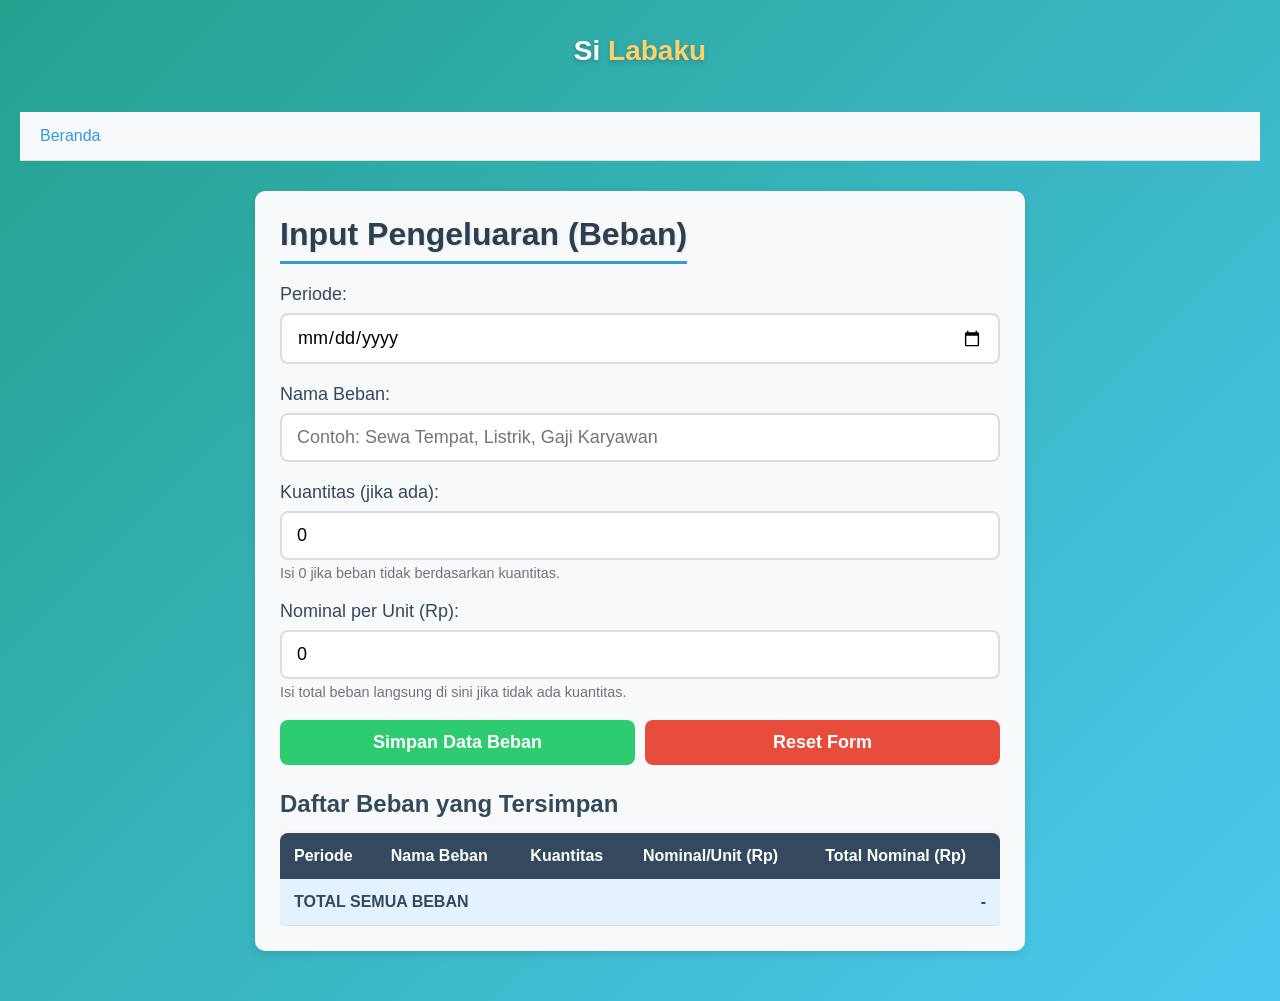
<file: beban.html>
<!DOCTYPE html>
<html lang="id">
<head>
    <meta charset="UTF-8">
    <meta name="viewport" content="width=device-width, initial-scale=1.0">
    <title>Input Data Pembelian</title>
    <!-- Elemen <div> dan <li> tidak boleh ada di dalam <head>, dipindahkan ke <body> -->
    

    <style>
        * {
            box-sizing: border-box;
            margin: 0;
            padding: 0;
            font-family: 'Segoe UI', Tahoma, Geneva, Verdana, sans-serif;
        }
        body {
            background: linear-gradient(135deg, #25a18e 0%, #4cc9f0 100%);
            min-height: 100vh;
            padding: 20px;
        }
        .site-header {
            max-width: 900px;
            margin: 0 auto 30px;
            display: flex;
            align-items: center;
            justify-content: center;
            padding: 15px 0;
        }
        .site-logo {
            font-size: 28px;
            font-weight: 700;
            color: white;
            text-shadow: 0 2px 4px rgba(0,0,0,0.2);
        }
        .site-logo span {
            color: #ffd166;
        }
        * {
            margin: 0;
            padding: 0;
            box-sizing: border-box;
            font-family: Arial, sans-serif;
        }
        /* Penyesuaian untuk breadcrumb */
        .breadcrumb {
            padding: 15px 20px;
            background-color: #f8f9fa;
            border-bottom: 1px solid #ddd;
            list-style: none;
        }
        .breadcrumb-item {
            display: inline-block;
        }
        .breadcrumb-item a {
            color: #3498db;
            text-decoration: none;
        }
        .breadcrumb-item a:hover {
            text-decoration: underline;
        }
        .container {
            max-width: 800px;
            margin: 30px auto;
            padding: 0 15px;
            width: 100%; /* Memastikan lebar penuh di perangkat kecil */
        }
        .section {
            background-color: #f8f9fa;
            padding: 25px;
            border-radius: 10px;
            box-shadow: 0 3px 8px rgba(0,0,0,0.1);
            margin-bottom: 25px;
            width: 100%; /* Menyesuaikan lebar di semua perangkat */
        }
        h2 {
            color: #2c3e50;
            text-shadow: 1px 1px 2px rgba(0,0,0,0.1);
            margin-bottom: 20px;
            border-bottom: 3px solid #3498db;
            padding-bottom: 8px;
            display: inline-block;
            font-size: clamp(1.5rem, 3vw, 2rem); /* Responsif ukuran font */
        }
        h3 {
            color: #34495e;
            margin-bottom: 15px;
            font-size: clamp(1.2rem, 2.5vw, 1.5rem); /* Responsif ukuran font */
        }
        .input-group {
            margin-bottom: 20px;
        }
        label {
            display: block;
            font-size: clamp(1rem, 2vw, 1.125rem); /* Responsif ukuran font */
            color: #34495e;
            margin-bottom: 8px;
            font-weight: 500;
        }
        input, select {
            width: 100%;
            padding: 12px 15px;
            font-size: clamp(1rem, 2vw, 1.125rem); /* Responsif ukuran font */
            border: 2px solid #ddd;
            border-radius: 8px;
            outline: none;
            transition: all 0.3s ease;
            -webkit-appearance: none; /* Menghilangkan gaya default di Android */
            appearance: none;
        }
        input:focus, select:focus {
            border-color: #3498db;
            box-shadow: 0 0 5px rgba(52, 152, 219, 0.3);
        }
        /* Penyesuaian untuk tombol agar tidak terlalu kecil di Android */
        .btn-group {
            display: flex;
            gap: 10px;
            flex-wrap: wrap; /* Membungkus tombol di layar kecil */
        }
        .btn {
            padding: 12px 25px;
            font-size: clamp(1rem, 2vw, 1.125rem);
            border: none;
            border-radius: 8px;
            cursor: pointer;
            background-color: #2ecc71;
            color: white;
            font-weight: bold;
            transition: background-color 0.3s ease;
            flex: 1; /* Membagi lebar secara merata di layar kecil */
            min-width: 120px; /* Jaga ukuran minimum tombol */
        }
        .btn:hover {
            background-color: #27ae60;
        }
        .btn-reset {
            background-color: #e74c3c;
        }
        .btn-reset:hover {
            background-color: #c0392b;
        }
        .alert {
            padding: 12px;
            border-radius: 8px;
            margin-bottom: 20px;
            display: none;
            font-size: clamp(0.9rem, 1.8vw, 1rem);
        }
        .alert-success {
            background-color: #d4edda;
            color: #155724;
            border: 1px solid #c3e6cb;
        }
        .table-container {
            margin-top: 25px;
            overflow-x: auto;
            -webkit-overflow-scrolling: touch; /* Meningkatkan scroll di iOS/Android */
        }
        table {
            width: 100%;
            border-collapse: collapse;
            box-shadow: 0 2px 6px rgba(0,0,0,0.1);
            border-radius: 8px;
            overflow: hidden;
        }
        th {
            background-color: #34495e;
            color: white;
            padding: 14px;
            text-align: left;
            font-size: clamp(0.9rem, 1.8vw, 1rem);
            white-space: nowrap; /* Mencegah teks header tabel terpotong */
        }
        td {
            padding: 14px;
            border-bottom: 1px solid #e0e0e0;
            color: #34495e;
            font-size: clamp(0.9rem, 1.8vw, 1rem);
        }
        tr:nth-child(even) {
            background-color: #f1f3f5;
        }
        .total-row {
            font-weight: bold;
            background-color: #e3f2fd;
        }
        .nominal-format {
            text-align: right;
            white-space: nowrap;
        }
        small {
            font-size: clamp(0.8rem, 1.5vw, 0.9rem);
            color: #6c757d;
            margin-top: 5px;
            display: block;
        }
    </style>
</head>
<body>
    <!-- Header Website -->
    <header class="site-header">
        <div class="site-logo">Si <span>Labaku</span></div>
    </header>
    <!-- Breadcrumb dipindahkan ke dalam body -->
    <ul class="breadcrumb">
        <li class="breadcrumb-item"><a href="index.html">Beranda</a></li>
    </ul>

    <div class="container">
        <div class="section">
            <h2>Input Pengeluaran (Beban)</h2>
            <div class="alert alert-success" id="successAlert">Data beban berhasil disimpan! Total beban telah diperbarui.</div>

            <!-- Form Input Beban -->
            <form id="formBeban">
                <div class="input-group">
                    <label for="periodeBeban">Periode:</label>
                    <input type="date" id="periodeBeban" required>
                </div>
                <div class="input-group">
                    <label for="namaBeban">Nama Beban:</label>
                    <input type="text" id="namaBeban" placeholder="Contoh: Sewa Tempat, Listrik, Gaji Karyawan" required>
                </div>
                <div class="input-group">
                    <label for="kuantitasBeban">Kuantitas (jika ada):</label>
                    <input type="number" id="kuantitasBeban" min="0" value="0" required>
                    <small>Isi 0 jika beban tidak berdasarkan kuantitas.</small>
                </div>
                <div class="input-group">
                    <label for="nominalSatuanBeban">Nominal per Unit (Rp):</label>
                    <input type="number" id="nominalSatuanBeban" min="0" value="0" required>
                    <small>Isi total beban langsung di sini jika tidak ada kuantitas.</small>
                </div>

                <!-- Kelompok tombol untuk penyesuaian tampilan -->
                <div class="btn-group">
                    <button type="button" class="btn" onclick="simpanDataBeban()">Simpan Data Beban</button>
                    <button type="reset" class="btn btn-reset">Reset Form</button>
                </div>
            </form>

            <!-- Tabel Daftar Beban & Total -->
            <div class="table-container">
                <h3>Daftar Beban yang Tersimpan</h3>
                <table id="tableBeban">
                    <thead>
                        <tr>
                            <th>Periode</th>
                            <th>Nama Beban</th>
                            <th>Kuantitas</th>
                            <th>Nominal/Unit (Rp)</th>
                            <th>Total Nominal (Rp)</th>
                        </tr>
                    </thead>
                    <tbody id="tbodyBeban">
                        <!-- Data akan ditampilkan di sini -->
                    </tbody>
                    <tfoot>
                        <tr class="total-row">
                            <td colspan="4">TOTAL SEMUA BEBAN</td>
                            <td class="nominal-format" id="totalSemuaBeban">-</td>
                        </tr>
                    </tfoot>
                </table>
            </div>
        </div>
    </div>

    <script>
        // Simulasi database dengan localStorage
        let dbBeban = JSON.parse(localStorage.getItem('dbBeban')) || [];

        // Tampilkan data beban saat halaman dimuat
        window.onload = function() {
            document.getElementById('successAlert').style.display = 'none';
            tampilkanDataBeban();
        };

        // Fungsi hitung total nominal per beban
        function hitungTotalNominal(kuantitas, nominalSatuan) {
            // Jika kuantitas = 0, total = nominal satuan (total langsung)
            return kuantitas === 0 ? nominalSatuan : kuantitas * nominalSatuan;
        }

        // Fungsi simpan data beban
        function simpanDataBeban() {
            const periode = document.getElementById('periodeBeban').value;
            const nama = document.getElementById('namaBeban').value.trim();
            const kuantitas = parseInt(document.getElementById('kuantitasBeban').value);
            const nominalSatuan = parseInt(document.getElementById('nominalSatuanBeban').value);
            const totalNominal = hitungTotalNominal(kuantitas, nominalSatuan);

            // Validasi input tidak kosong atau angka negatif
            if (!periode || !nama || isNaN(kuantitas) || isNaN(nominalSatuan) || kuantitas < 0 || nominalSatuan < 0) {
                alert("Silakan isi semua field dengan benar!");
                return;
            }

            // Simpan ke database
            const dataBaru = { periode, nama, kuantitas, nominalSatuan, totalNominal };
            dbBeban.push(dataBaru);
            localStorage.setItem('dbBeban', JSON.stringify(dbBeban));

            // Tampilkan pesan sukses
            document.getElementById('successAlert').style.display = 'block';
            setTimeout(() => document.getElementById('successAlert').style.display = 'none', 3000);

            // Reset form
            document.getElementById('formBeban').reset();

            // Perbarui tampilan tabel
            tampilkanDataBeban();
        }

        // Fungsi tampilkan data beban ke tabel
        function tampilkanDataBeban() {
            const tbody = document.getElementById('tbodyBeban');
            tbody.innerHTML = '';

            let totalSemua = 0;

            dbBeban.forEach(beban => {
                const row = tbody.insertRow();
                row.insertCell().textContent = formatPeriode(beban.periode);
                row.insertCell().textContent = beban.nama;
                row.insertCell().textContent = beban.kuantitas;
                row.insertCell().textContent = formatAngka(beban.nominalSatuan);
                row.insertCell().textContent = formatAngka(beban.totalNominal);
                row.cells[4].classList.add('nominal-format');

                totalSemua += beban.totalNominal;
            });

            // Tampilkan total semua beban
            document.getElementById('totalSemuaBeban').textContent = totalSemua > 0 ? formatAngka(totalSemua) : '-';
        }

        // Fungsi bantuan: format periode ke bahasa Indonesia
        function formatPeriode(periode) {
            if (!periode) return '-';
            const [tahun, bulan] = periode.split('-');
            const namaBulan = ["Januari", "Februari", "Maret", "April", "Mei", "Juni", 
                               "Juli", "Agustus", "September", "Oktober", "November", "Desember"];
            return `${namaBulan[bulan - 1]} ${tahun}`;
        }

        // Fungsi bantuan: format angka ke format Indonesia
        function formatAngka(angka) {
            return angka.toLocaleString('id-ID');
        }
    </script>
</body>
</html>
</file>
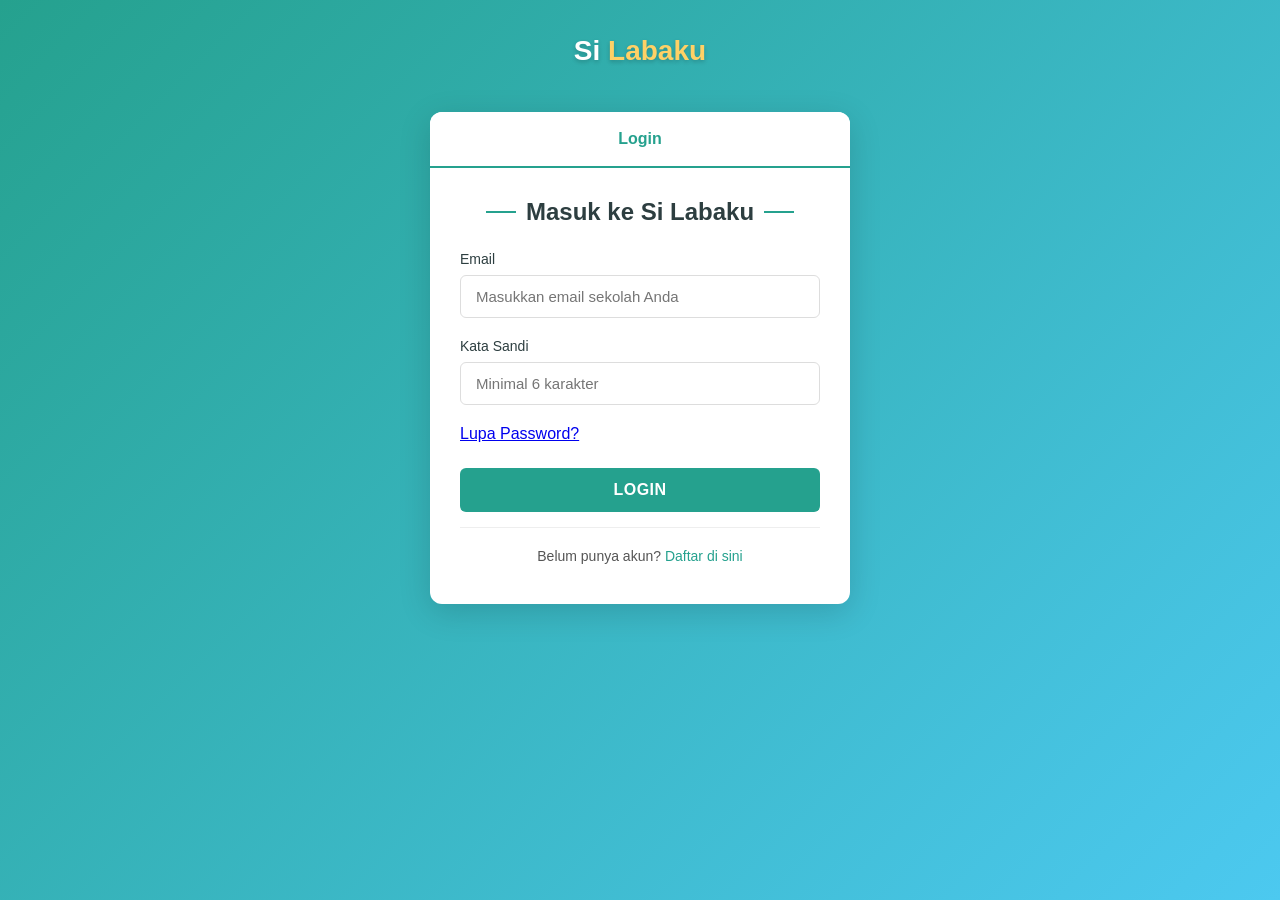
<file: login.html>
<!DOCTYPE html>
<html lang="id">
<head>
    <meta charset="UTF-8">
    <meta name="viewport" content="width=device-width, initial-scale=1.0">
    <title>Si Labaku - Login</title>
    <link rel="shortcut icon" href="#" type="image/x-icon">
    <style>
        * {
            box-sizing: border-box;
            margin: 0;
            padding: 0;
            font-family: 'Segoe UI', Tahoma, Geneva, Verdana, sans-serif;
        }
        body {
            background: linear-gradient(135deg, #25a18e 0%, #4cc9f0 100%);
            min-height: 100vh;
            padding: 20px;
        }
        .site-header {
            max-width: 900px;
            margin: 0 auto 30px;
            display: flex;
            align-items: center;
            justify-content: center;
            padding: 15px 0;
        }
        .site-logo {
            font-size: 28px;
            font-weight: 700;
            color: white;
            text-shadow: 0 2px 4px rgba(0,0,0,0.2);
        }
        .site-logo span {
            color: #ffd166;
        }
        .container {
            max-width: 420px;
            margin: 0 auto;
            background: white;
            border-radius: 12px;
            box-shadow: 0 8px 32px rgba(0,0,0,0.15);
            overflow: hidden;
        }
        .tab-header {
            display: flex;
            background-color: #f8f9fa;
        }
        .tab-btn {
            flex: 1;
            padding: 18px;
            border: none;
            background: transparent;
            font-size: 16px;
            font-weight: 600;
            cursor: pointer;
            transition: all 0.3s;
            color: #555;
        }
        .tab-btn.active {
            background: white;
            color: #25a18e;
            border-bottom: 2px solid #25a18e;
        }
        .tab-content {
            padding: 30px;
            display: none;
        }
        .tab-content.active {
            display: block;
        }
        .section-title {
            color: #2d3e40;
            margin-bottom: 25px;
            text-align: center;
            font-size: 24px;
            display: flex;
            align-items: center;
            justify-content: center;
            gap: 10px;
        }
        .section-title::before,
        .section-title::after {
            content: "";
            width: 30px;
            height: 2px;
            background-color: #25a18e;
        }
        .input-group {
            margin-bottom: 20px;
        }
        label {
            display: block;
            font-size: 14px;
            color: #2d3e40;
            margin-bottom: 8px;
            font-weight: 500;
        }
        input {
            width: 100%;
            padding: 12px 15px;
            border: 1px solid #ddd;
            border-radius: 6px;
            font-size: 15px;
            transition: all 0.3s;
        }
        input:focus {
            outline: none;
            border-color: #25a18e;
            box-shadow: 0 0 0 2px rgba(37, 161, 142, 0.15);
        }
        .btn-action {
            width: 100%;
            padding: 13px;
            background: #25a18e;
            color: white;
            border: none;
            border-radius: 6px;
            font-size: 16px;
            font-weight: 600;
            cursor: pointer;
            transition: background 0.3s;
            text-transform: uppercase;
            letter-spacing: 0.5px;
            margin-top: 10px;
        }
        .btn-action:hover {
            background: #1a7a6b;
        }
        .alert {
            padding: 12px;
            border-radius: 6px;
            margin-bottom: 15px;
            font-size: 14px;
            text-align: center;
            display: none;
        }
        .alert.success {
            background: #d4edda;
            color: #155724;
            border: 1px solid #c3e6cb;
            display: block;
        }
        .alert.error {
            background: #f8d7da;
            color: #721c24;
            border: 1px solid #f5c6cb;
            display: block;
        }
        .link-group {
            display: flex;
            align-items: center;
            justify-content: space-between;
            margin: 20px 0 15px;
        }
        .small-link {
            font-size: 14px;
            color: #555;
            text-align: center;
            padding: 20px 0 10px;
            border-top: 1px solid #eee;
            margin-top: 15px;
        }
        .small-link a {
            color: #25a18e;
            text-decoration: none;
            font-weight: 500;
        }
        .small-link a:hover {
            text-decoration: underline;
        }
    </style>
</head>
<body>
    <!-- Header Website -->
    <header class="site-header">
        <div class="site-logo">Si <span>Labaku</span></div>
    </header>

    <!-- Container Login -->
    <div class="container">
        <div class="tab-header">
            <button class="tab-btn active" onclick="showTab('login')">Login</button>
        </div>

        <!-- Tab Login -->
        <div id="login" class="tab-content active">
            <div id="login-alert" class="alert"></div>
            <h3 class="section-title">Masuk ke Si Labaku</h3>
            <form id="login-form">
                <div class="input-group">
                    <label for="login-email">Email</label>
                    <input type="email" id="login-email" required placeholder="Masukkan email sekolah Anda">
                </div>
                <div class="input-group">
                    <label for="login-password">Kata Sandi</label>
                    <input type="password" id="login-password" required placeholder="Minimal 6 karakter">
                </div>
                <div class="link-group">
                    <a href="password.html" class="small">Lupa Password?</a>
                </div>
                <button type="submit" class="btn-action">Login</button>
                
                <div class="small-link">
                    Belum punya akun? <a href="register.html">Daftar di sini</a>
                </div>
            </form>
        </div>
    </div>

    <script>
        // Fungsi untuk mengganti tab (hanya untuk keamanan, meskipun tidak ada tab lain)
        function showTab(tabName) {
            document.querySelectorAll('.tab-content').forEach(c => c.classList.remove('active'));
            document.querySelectorAll('.tab-btn').forEach(b => b.classList.remove('active'));
            document.getElementById(tabName).classList.add('active');
            document.querySelector(`.tab-btn[onclick="showTab('${tabName}')"]`).classList.add('active');
            document.getElementById('login-alert').style.display = 'none';
        }

        // Data pengguna Si Labaku
        let silabakuUsers = JSON.parse(localStorage.getItem('silabaku_users')) || [];

        // Proses Login (hanya bagian yang diperlukan di halaman ini)
        document.getElementById('login-form').addEventListener('submit', (e) => {
            e.preventDefault();
            const alert = document.getElementById('login-alert');
            const email = document.getElementById('login-email').value.trim();
            const password = document.getElementById('login-password').value;

            // Cari pengguna berdasarkan email dan password
            const user = silabakuUsers.find(u => u.email === email && u.password === password);

            if (user) {
                // Simpan pengguna yang sedang aktif
                localStorage.setItem('silabaku_currentUser', JSON.stringify(user));
                // Arahkan ke halaman utama (pastikan file index.html ada)
                window.location.href = "index.html";
            } else {
                alert.className = 'alert error';
                alert.textContent = 'Email atau password salah!';
            }
        });
    </script>
</body>
</html>
</file>
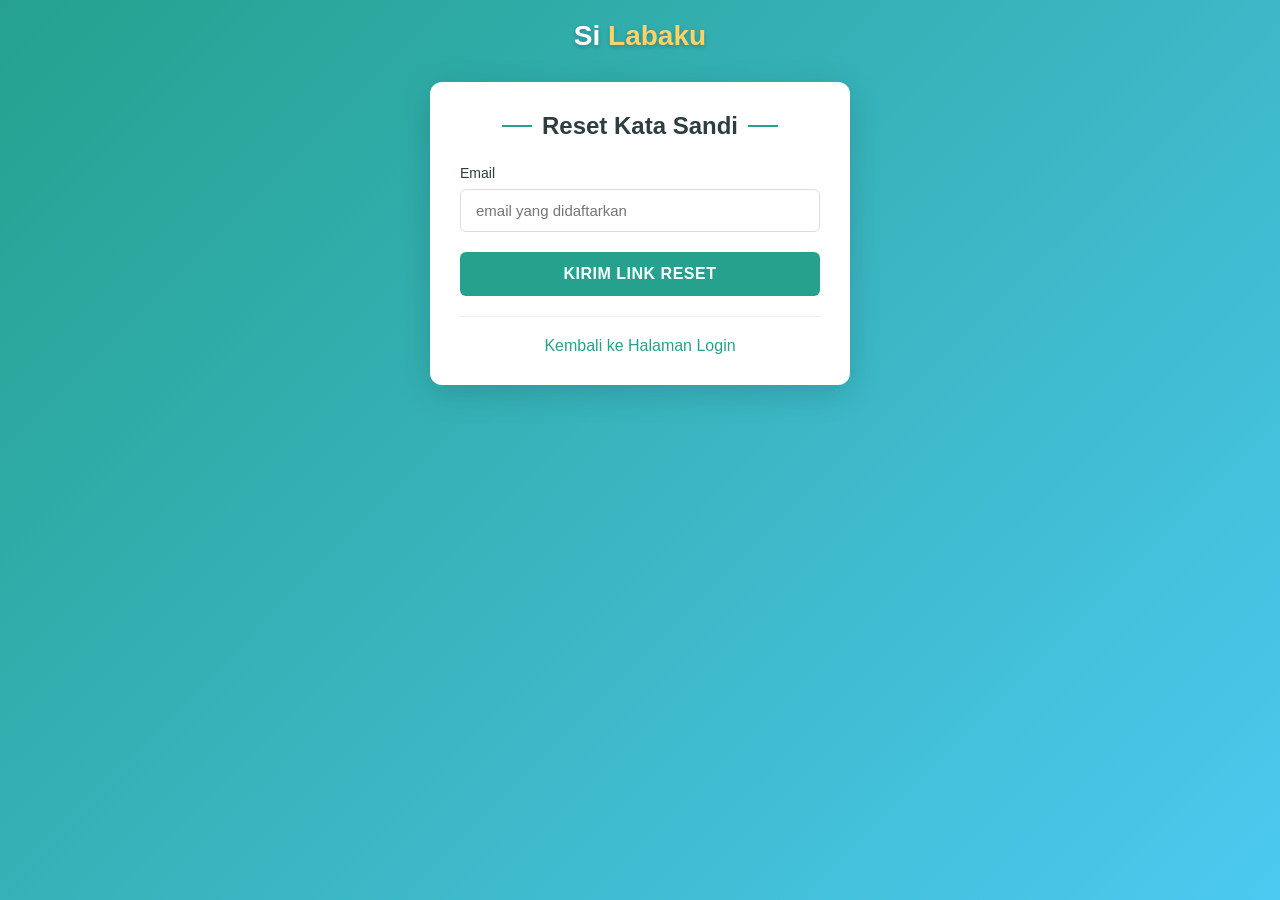
<file: password.html>
<!DOCTYPE html>
<html lang="id">
<head>
    <meta charset="UTF-8">
    <meta name="viewport" content="width=device-width, initial-scale=1.0">
    <title>Si Labaku - Lupa Password</title>
    <link rel="shortcut icon" href="#" type="image/x-icon">
    <style>
        * {
            box-sizing: border-box;
            margin: 0;
            padding: 0;
            font-family: 'Segoe UI', Tahoma, Geneva, Verdana, sans-serif;
        }
        body {
            background: linear-gradient(135deg, #25a18e 0%, #4cc9f0 100%);
            min-height: 100vh;
            padding: 20px;
        }
        .site-header {
            max-width: 900px;
            margin: 0 auto 30px;
            display: flex;
            align-items: center;
            justify-content: center;
        }
        .site-logo {
            font-size: 28px;
            font-weight: 700;
            color: white;
            text-shadow: 0 2px 4px rgba(0,0,0,0.2);
        }
        .site-logo span {
            color: #ffd166;
        }
        .container {
            max-width: 420px;
            margin: 0 auto;
            background: white;
            border-radius: 12px;
            box-shadow: 0 8px 32px rgba(0,0,0,0.15);
            overflow: hidden;
        }
        .tab-content {
            padding: 30px;
        }
        .section-title {
            color: #2d3e40;
            margin-bottom: 25px;
            text-align: center;
            font-size: 24px;
            display: flex;
            align-items: center;
            justify-content: center;
            gap: 10px;
        }
        .section-title::before,
        .section-title::after {
            content: "";
            width: 30px;
            height: 2px;
            background-color: #25a18e;
        }
        .input-group {
            margin-bottom: 20px;
        }
        label {
            display: block;
            font-size: 14px;
            color: #2d3e40;
            margin-bottom: 8px;
            font-weight: 500;
        }
        input {
            width: 100%;
            padding: 12px 15px;
            border: 1px solid #ddd;
            border-radius: 6px;
            font-size: 15px;
            transition: all 0.3s;
        }
        input:focus {
            outline: none;
            border-color: #25a18e;
            box-shadow: 0 0 0 2px rgba(37, 161, 142, 0.15);
        }
        .btn-action {
            width: 100%;
            padding: 13px;
            background: #25a18e;
            color: white;
            border: none;
            border-radius: 6px;
            font-size: 16px;
            font-weight: 600;
            cursor: pointer;
            transition: background 0.3s;
            text-transform: uppercase;
            letter-spacing: 0.5px;
        }
        .btn-action:hover {
            background: #1a7a6b;
        }
        .alert {
            padding: 12px;
            border-radius: 6px;
            margin-bottom: 15px;
            font-size: 14px;
            text-align: center;
            display: none;
        }
        .alert.success {
            background: #d4edda;
            color: #155724;
            border: 1px solid #c3e6cb;
            display: block;
        }
        .alert.error {
            background: #f8d7da;
            color: #721c24;
            border: 1px solid #f5c6cb;
            display: block;
        }
        .alert.info {
            background: #d1ecf1;
            color: #0c5460;
            border: 1px solid #bee5eb;
            display: block;
        }
        .link-section {
            text-align: center;
            margin-top: 20px;
            padding-top: 20px;
            border-top: 1px solid #eee;
        }
        .link-section a {
            color: #25a18e;
            text-decoration: none;
            font-weight: 500;
        }
        .link-section a:hover {
            text-decoration: underline;
        }
        .hidden {
            display: none;
        }
    </style>
</head>
<body>
    <!-- Header Website -->
    <header class="site-header">
        <div class="site-logo">Si <span>Labaku</span></div>
    </header>

    <!-- Container Lupa Password -->
    <div class="container">
        <!-- Langkah 1: Masukkan Email -->
        <div id="step1" class="tab-content">
            <div id="alert-step1" class="alert"></div>
            <h3 class="section-title">Reset Kata Sandi</h3>
            <form id="form-step1">
                <div class="input-group">
                    <label for="user-email">Email</label>
                    <input type="email" id="user-email" required placeholder="email yang didaftarkan">
                </div>
                <button type="submit" class="btn-action">Kirim Link Reset</button>
                <div class="link-section">
                    <a href="login.html">Kembali ke Halaman Login</a>
                </div>
            </form>
        </div>

        <!-- Langkah 2: Verifikasi Kode -->
        <div id="step2" class="tab-content hidden">
            <div id="alert-step2" class="alert"></div>
            <h3 class="section-title">Verifikasi Akun</h3>
            <form id="form-step2">
                <div class="input-group">
                    <label for="verification-code">Kode Verifikasi</label>
                    <input type="text" id="verification-code" required placeholder="Masukkan kode 6 digit yang dikirim ke email">
                </div>
                <button type="submit" class="btn-action">Verifikasi</button>
            </form>
        </div>

        <!-- Langkah 3: Atur Password Baru -->
        <div id="step3" class="tab-content hidden">
            <div id="alert-step3" class="alert"></div>
            <h3 class="section-title">Atur Password Baru</h3>
            <form id="form-step3">
                <input type="hidden" id="reset-email">
                <div class="input-group">
                    <label for="new-password">Kata Sandi Baru</label>
                    <input type="password" id="new-password" required placeholder="Minimal 6 karakter (huruf + angka)">
                </div>
                <div class="input-group">
                    <label for="confirm-new-password">Konfirmasi Kata Sandi</label>
                    <input type="password" id="confirm-new-password" required placeholder="Ulangi kata sandi baru">
                </div>
                <button type="submit" class="btn-action">Simpan Password Baru</button>
            </form>
        </div>
    </div>

    <script>
        // Ambil data pengguna dari localStorage
        let silabakuUsers = JSON.parse(localStorage.getItem('silabaku_users')) || [];
        
        // Fungsi untuk menampilkan langkah
        function showStep(stepId) {
            document.querySelectorAll('.tab-content').forEach(content => {
                content.classList.add('hidden');
                content.classList.remove('active');
            });
            document.querySelectorAll('.alert').forEach(alert => alert.style.display = 'none');
            document.getElementById(stepId).classList.remove('hidden');
            document.getElementById(stepId).classList.add('active');
        }

        // Langkah 1: Kirim Link Reset
        document.getElementById('form-step1').addEventListener('submit', function(e) {
            e.preventDefault();
            const alert = document.getElementById('alert-step1');
            const email = document.getElementById('user-email').value.trim();
            
            // Cek apakah email terdaftar
            const userExists = silabakuUsers.some(user => user.email === email);
            if (!userExists) {
                alert.className = 'alert error';
                alert.textContent = 'Email tidak terdaftar di Si Labaku!';
                return;
            }

            // Simulasi kirim kode verifikasi
            alert.className = 'alert info';
            alert.textContent = 'Kode verifikasi telah dikirim ke email Anda!';
            document.getElementById('reset-email').value = email;
            
            // Pindah ke langkah 2
            setTimeout(() => showStep('step2'), 2500);
        });

        // Langkah 2: Verifikasi Kode
        document.getElementById('form-step2').addEventListener('submit', function(e) {
            e.preventDefault();
            const alert = document.getElementById('alert-step2');
            const code = document.getElementById('verification-code').value;
            
            // Simulasi kode verifikasi (dalam produksi dari email)
            if (code.length !== 6) {
                alert.className = 'alert error';
                alert.textContent = 'Kode verifikasi harus 6 digit!';
                return;
            }

            alert.className = 'alert success';
            alert.textContent = 'Verifikasi berhasil!';
            
            // Pindah ke langkah 3
            setTimeout(() => showStep('step3'), 2000);
        });

        // Langkah 3: Atur Password Baru
        document.getElementById('form-step3').addEventListener('submit', function(e) {
            e.preventDefault();
            const alert = document.getElementById('alert-step3');
            const email = document.getElementById('reset-email').value;
            const newPass = document.getElementById('new-password').value;
            const confirmPass = document.getElementById('confirm-new-password').value;

            if (newPass.length < 6) {
                alert.className = 'alert error';
                alert.textContent = 'Kata sandi minimal 6 karakter!';
                return;
            }
            if (newPass !== confirmPass) {
                alert.className = 'alert error';
                alert.textContent = 'Konfirmasi kata sandi tidak cocok!';
                return;
            }

            // Update password di localStorage
            silabakuUsers = silabakuUsers.map(user => {
                if (user.email === email) return { ...user, password: newPass };
                return user;
            });
            localStorage.setItem('silabaku_users', JSON.stringify(silabakuUsers));

            alert.className = 'alert success';
            alert.textContent = 'Password berhasil diubah! Arahkan ke login...';
            setTimeout(() => window.location.href = 'login.html', 2500);
        });
    </script>
</body>
</html>
</file>
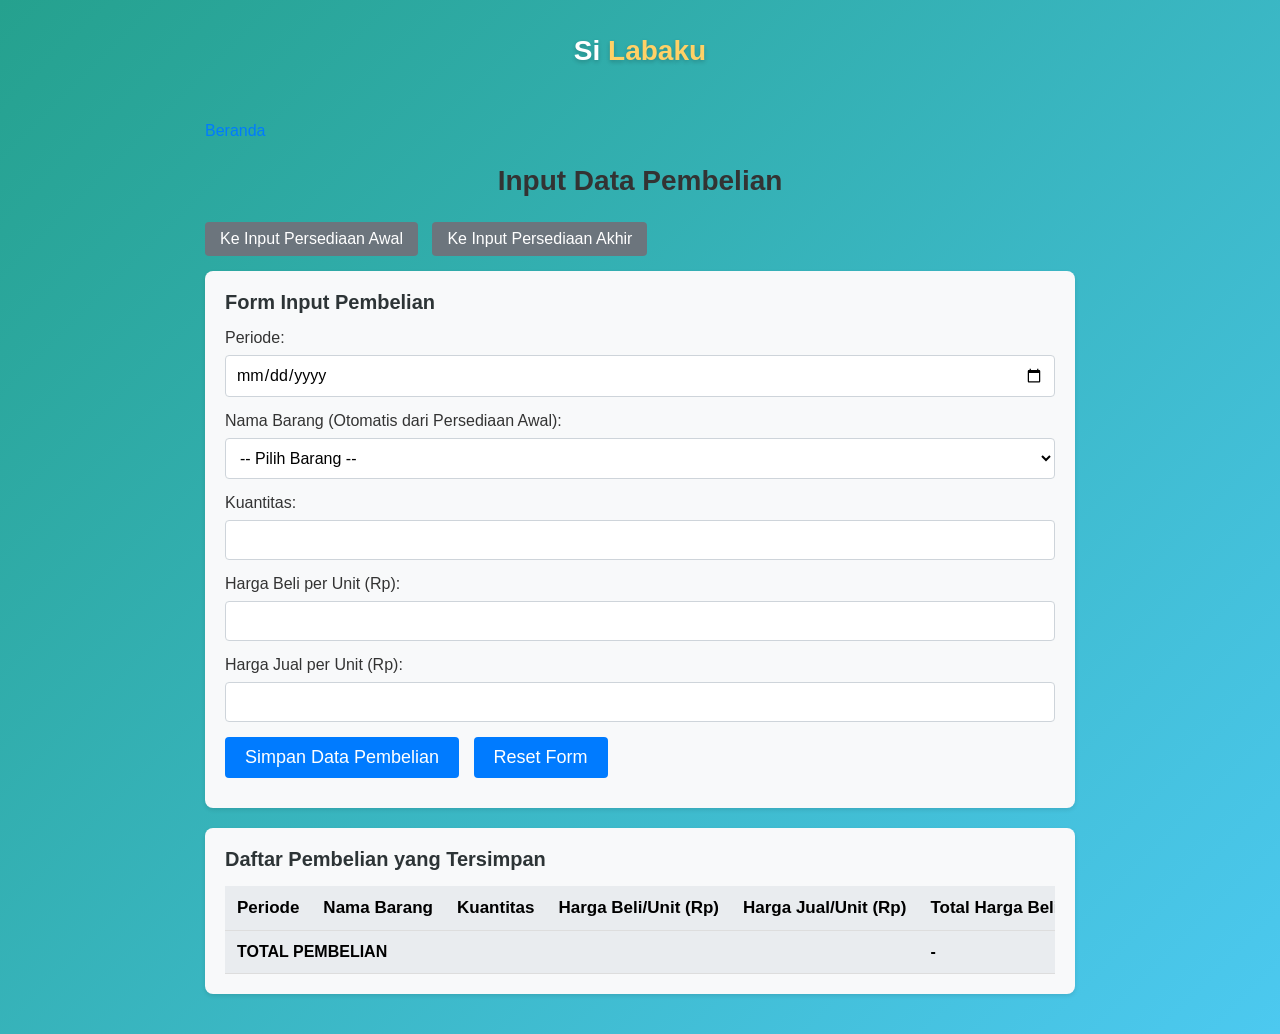
<file: pembelian.html>
<!DOCTYPE html>
<html lang="id">
<head>
    <meta charset="UTF-8">
    <meta name="viewport" content="width=device-width, initial-scale=1.0">
    <title>Input Data Pembelian</title>
    <!-- Elemen <div> dan <li> tidak boleh ada di dalam <head>, dipindahkan ke <body> -->
    <style>

        * {
            box-sizing: border-box;
            margin: 0;
            padding: 0;
            font-family: 'Segoe UI', Tahoma, Geneva, Verdana, sans-serif;
        }
        body {
            background: linear-gradient(135deg, #25a18e 0%, #4cc9f0 100%);
            min-height: 100vh;
            padding: 20px;
        }
        .site-header {
            max-width: 900px;
            margin: 0 auto 30px;
            display: flex;
            align-items: center;
            justify-content: center;
            padding: 15px 0;
        }
        .site-logo {
            font-size: 28px;
            font-weight: 700;
            color: white;
            text-shadow: 0 2px 4px rgba(0,0,0,0.2);
        }
        .site-logo span {
            color: #ffd166;
        }

        * {
            margin: 0;
            padding: 0;
            box-sizing: border-box;
            font-family: Arial, sans-serif;
        }
        body {
            background-color: #fff; /* Tambahkan warna latar agar konsisten */
        }
        .container {
            max-width: 900px;
            margin: 20px auto;
            padding: 0 15px;
            width: 100%; /* Pastikan lebar penuh di perangkat kecil */
        }
        /* Breadcrumb styling */
        .breadcrumb {
            list-style: none;
            margin-bottom: 15px;
            padding: 10px 0;
        }
        .breadcrumb-item {
            display: inline-block;
        }
        .breadcrumb-item a {
            text-decoration: none;
            color: #007bff;
        }
        .breadcrumb-item a:hover {
            text-decoration: underline;
        }
        h2 {
            text-align: center;
            color: #333;
            margin-bottom: 25px;
            font-size: clamp(22px, 5vw, 28px); /* Responsif dengan clamp */
            font-weight: bold;
        }
        .input-section, .data-section {
            background-color: #f8f9fa;
            padding: 20px;
            border-radius: 8px;
            box-shadow: 0 2px 4px rgba(0,0,0,0.1);
            margin-bottom: 20px;
            width: 100%; /* Pastikan tidak keluar dari kontainer */
        }
        h3 {
            font-size: clamp(18px, 4vw, 20px); /* Responsif */
            margin-bottom: 15px;
            color: #2d3436;
        }
        .form-group, .input-group { /* Sesuaikan kelas yang sama untuk konsistensi */
            margin-bottom: 15px;
        }
        label {
            font-size: clamp(14px, 3vw, 16px); /* Responsif */
            display: block;
            margin-bottom: 8px;
            color: #333; /* Tambahkan warna agar jelas di semua perangkat */
        }
        input, select {
            width: 100%;
            padding: 10px;
            font-size: clamp(14px, 3vw, 16px); /* Responsif */
            border: 1px solid #ced4da;
            border-radius: 4px;
            background-color: #fff; /* Tambahkan warna latar */
        }
        button {
            padding: 10px 20px;
            font-size: clamp(16px, 3vw, 18px); /* Responsif */
            background-color: #007bff;
            color: white;
            border: none;
            border-radius: 4px;
            cursor: pointer;
            margin-right: 10px;
            margin-bottom: 10px; /* Tambahkan jarak bawah di perangkat kecil */
            width: auto;
            min-width: 120px; /* Pastikan tombol tidak terlalu kecil */
        }
        button:hover {
            background-color: #0056b3;
        }
        table {
            width: 100%;
            border-collapse: collapse;
            margin-top: 15px;
            font-size: clamp(12px, 2.5vw, 16px); /* Responsif */
            overflow-x: auto; /* Tambahkan scroll horizontal jika tabel terlalu lebar */
            display: block; /* Agar scroll berfungsi */
        }
        th, td {
            padding: 12px;
            text-align: left;
            border-bottom: 1px solid #ddd;
            white-space: nowrap; /* Hindari teks terpotong */
        }
        th {
            background-color: #e9ecef;
            font-size: clamp(13px, 2.8vw, 17px); /* Responsif */
        }
        .total-row {
            font-weight: bold;
            background-color: #e9ecef;
        }
        .alert {
            padding: 10px;
            border-radius: 4px;
            margin-bottom: 15px;
            display: none;
            font-size: clamp(14px, 3vw, 16px); /* Responsif */
        }
        .alert-success {
            background-color: #d4edda;
            color: #155724;
        }
        .nav-link {
            display: inline-block;
            margin-bottom: 15px;
            margin-right: 10px; /* Tambahkan jarak antar link */
            padding: 8px 15px;
            background-color: #6c757d;
            color: white;
            text-decoration: none;
            border-radius: 4px;
            font-size: clamp(14px, 3vw, 16px); /* Responsif */
        }
        .nav-link:hover {
            background-color: #5a6268;
        }
    </style>
</head>
<body>
    <!-- Header Website -->
    <header class="site-header">
        <div class="site-logo">Si <span>Labaku</span></div>
    </header>

    <div class="container">
        <!-- Breadcrumb dipindahkan ke dalam <body> dan diberi struktur yang benar -->
        <ul class="breadcrumb">
            <li class="breadcrumb-item"><a href="index.html">Beranda</a></li>
            
        </ul>

        <h2>Input Data Pembelian</h2>
        
        <!-- Navigasi ke Modul Lain -->
        <a href="#persediaan-awal" class="nav-link">Ke Input Persediaan Awal</a>
        <a href="#persediaan-akhir" class="nav-link">Ke Input Persediaan Akhir</a>

        <!-- Bagian Input Form Pembelian -->
        <div class="input-section">
            <div class="alert alert-success" id="successAlert">Data pembelian berhasil disimpan! Total telah dihitung dan tersimpan ke database.</div>
            
            <h3>Form Input Pembelian</h3>
            <div class="form-group"> <!-- Konsistensi kelas dengan yang lain -->
                    <label for="periodeBeban">Periode:</label>
                    <input type="date" id="periodeBeban" required>
            </div>
            <div class="form-group">
                <label for="namaBarangPembelian">Nama Barang (Otomatis dari Persediaan Awal):</label>
                <select id="namaBarangPembelian" required>
                    <option value="">-- Pilih Barang --</option>
                    <!-- Opsi barang akan dimuat otomatis -->
                </select>
            </div>
            <div class="form-group">
                <label for="kuantitasPembelian">Kuantitas:</label>
                <input type="number" id="kuantitasPembelian" min="1" required>
            </div>
            <div class="form-group">
                <label for="hargaBeliPembelian">Harga Beli per Unit (Rp):</label>
                <input type="number" id="hargaBeliPembelian" min="1" required>
            </div>
            <div class="form-group">
                <label for="hargaJualPembelian">Harga Jual per Unit (Rp):</label>
                <input type="number" id="hargaJualPembelian" min="1" required>
            </div>
            <button onclick="simpanDataPembelian()">Simpan Data Pembelian</button>
            <button onclick="resetFormPembelian()">Reset Form</button>
        </div>

        <!-- Bagian Daftar Data Pembelian yang Tersimpan -->
        <div class="data-section">
            <h3>Daftar Pembelian yang Tersimpan</h3>
            <table id="tablePembelian">
                <thead>
                    <tr>
                        <th>Periode</th>
                        <th>Nama Barang</th>
                        <th>Kuantitas</th>
                        <th>Harga Beli/Unit (Rp)</th>
                        <th>Harga Jual/Unit (Rp)</th>
                        <th>Total Harga Beli (Rp)</th>
                        <th>Total Harga Jual (Rp)</th>
                    </tr>
                </thead>
                <tbody>
                    <!-- Data akan ditampilkan di sini -->
                </tbody>
                <tfoot>
                    <tr class="total-row">
                        <td colspan="5">TOTAL PEMBELIAN</td>
                        <td id="TotalBeliPembelian">-</td>
                        <td id="TotalJualPembelian">-</td>
                    </tr>
                </tfoot>
            </table>
        </div>
    </div>

    <script>
        // Simulasi database (terhubung dengan data persediaan awal)
        let databasePersediaanAwal = JSON.parse(localStorage.getItem('dbPersediaanAwal')) || [];
        let databasePembelian = JSON.parse(localStorage.getItem('dbPembelian')) || [];
        let daftarNamaBarang = databasePersediaanAwal.map(item => item.namaBarang).filter((val, idx, arr) => arr.indexOf(val) === idx);

        // Inisialisasi saat halaman dimuat
        window.onload = function() {
            document.getElementById('successAlert').style.display = 'none';
            muatDaftarBarang();
            perbaruiTabelPembelian();
        };

        // Fungsi memuat daftar barang dari persediaan awal
        function muatDaftarBarang() {
            const select = document.getElementById('namaBarangPembelian');
            select.innerHTML = '<option value="">-- Pilih Barang --</option>';
            daftarNamaBarang.forEach(barang => {
                const option = document.createElement('option');
                option.value = barang;
                option.textContent = barang;
                select.appendChild(option);
            });
        }

        // Fungsi menyimpan data pembelian
        function simpanDataPembelian() {
            // Ambil nilai dari form (perbaiki ID input periode)
            const periode = document.getElementById('periodeBeban').value;
            const namaBarang = document.getElementById('namaBarangPembelian').value;
            const kuantitas = parseInt(document.getElementById('kuantitasPembelian').value);
            const hargaBeli = parseInt(document.getElementById('hargaBeliPembelian').value);
            const hargaJual = parseInt(document.getElementById('hargaJualPembelian').value);

            // Validasi input tidak kosong dan angka valid
            if (!periode || !namaBarang || isNaN(kuantitas) || isNaN(hargaBeli) || isNaN(hargaJual)) {
                alert('Silakan isi semua field dengan nilai yang valid!');
                return;
            }

            // Hitung total per barang
            const totalHargaBeli = kuantitas * hargaBeli;
            const totalHargaJual = kuantitas * hargaJual;

            // Simpan ke database
            const dataBaru = {
                periode, namaBarang, kuantitas, hargaBeli, hargaJual, totalHargaBeli, totalHargaJual
            };
            databasePembelian.push(dataBaru);
            localStorage.setItem('dbPembelian', JSON.stringify(databasePembelian));

            // Perbarui tabel pembelian
            perbaruiTabelPembelian();

            // Tampilkan pesan sukses
            document.getElementById('successAlert').style.display = 'block';
            setTimeout(() => {
                document.getElementById('successAlert').style.display = 'none';
            }, 3000);

            // Reset form
            resetFormPembelian();
        }

        // Fungsi memperbarui tabel pembelian
        function perbaruiTabelPembelian() {
            const tbody = document.getElementById('tablePembelian').getElementsByTagName('tbody')[0];
            tbody.innerHTML = '';

            let grandTotalBeli = 0;
            let grandTotalJual = 0;

            // Tambahkan setiap baris data
            databasePembelian.forEach(data => {
                const row = tbody.insertRow();
                row.insertCell().textContent = data.periode;
                row.insertCell().textContent = data.namaBarang;
                row.insertCell().textContent = data.kuantitas;
                row.insertCell().textContent = formatAngka(data.hargaBeli);
                row.insertCell().textContent = formatAngka(data.hargaJual);
                row.insertCell().textContent = formatAngka(data.totalHargaBeli);
                row.insertCell().textContent = formatAngka(data.totalHargaJual);

                // Akumulasi grand total
                grandTotalBeli += data.totalHargaBeli;
                grandTotalJual += data.totalHargaJual;
            });

            // Tampilkan grand total
            document.getElementById('grandTotalBeliPembelian').textContent = formatAngka(grandTotalBeli);
            document.getElementById('grandTotalJualPembelian').textContent = formatAngka(grandTotalJual);
        }

        // Fungsi bantuan
        function resetFormPembelian() {
            // Perbaiki ID input periode
            document.getElementById('periodeBeban').value = '';
            document.getElementById('namaBarangPembelian').value = '';
            document.getElementById('kuantitasPembelian').value = '';
            document.getElementById('hargaBeliPembelian').value = '';
            document.getElementById('hargaJualPembelian').value = '';
        }

        function formatAngka(angka) {
            return angka.toLocaleString('id-ID');
        }
    </script>
</body>
</html>
</file>
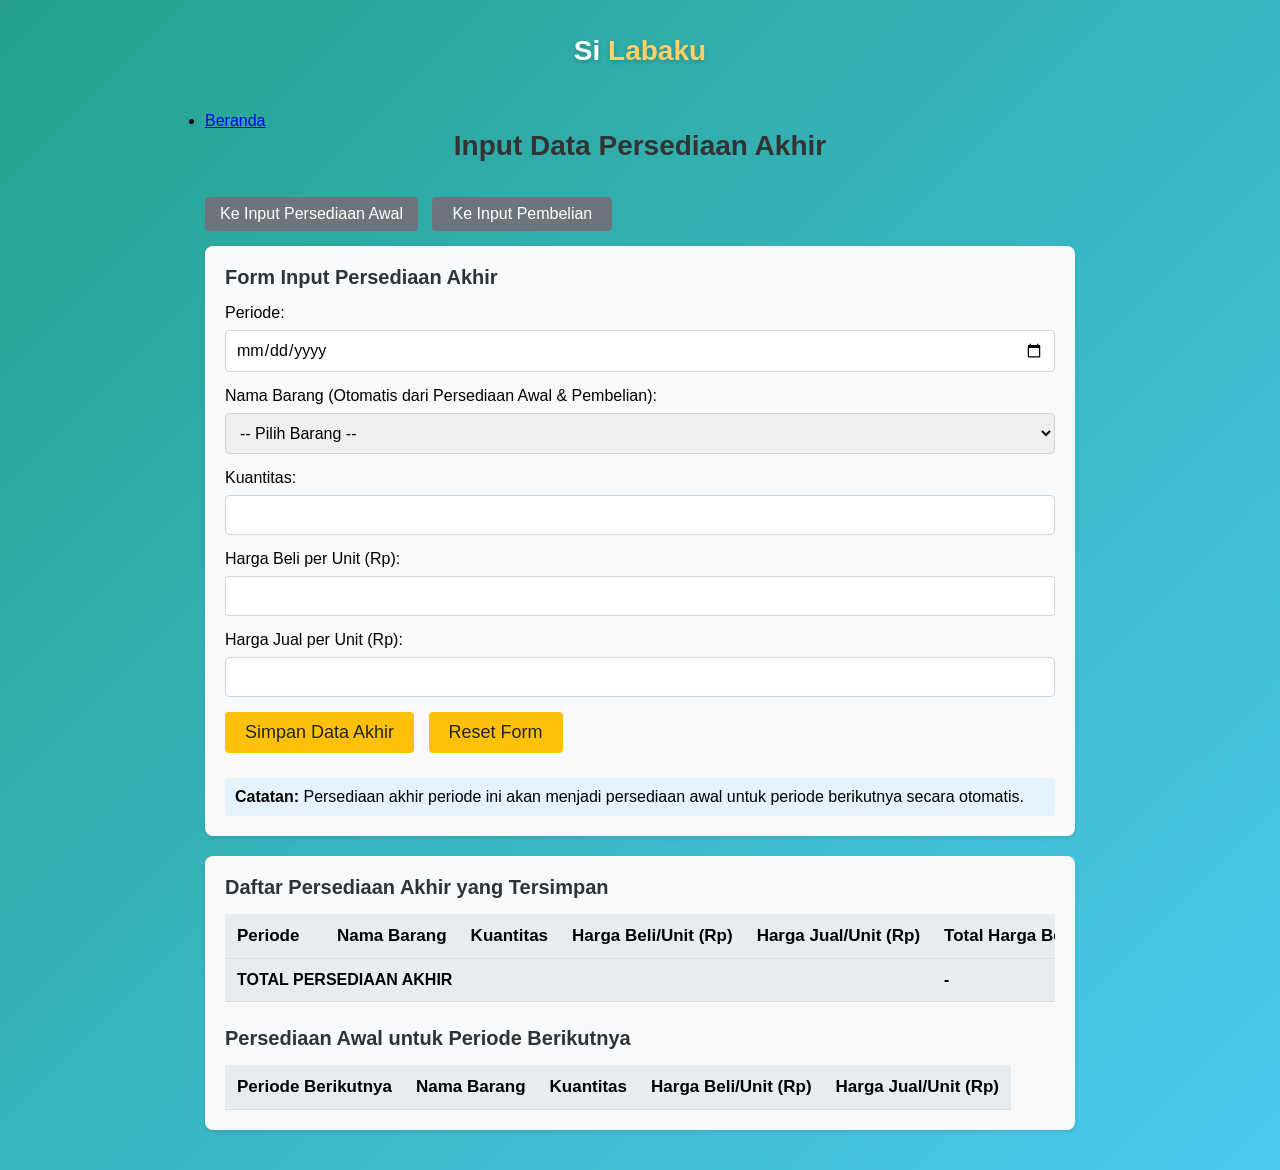
<file: persediaan akhir.html>
<!DOCTYPE html>
<html lang="id">
<head>
    <meta charset="UTF-8">
    <meta name="viewport" content="width=device-width, initial-scale=1.0">
    <title>Input Data Persediaan Akhir</title>
    <style>
        * {
            box-sizing: border-box;
            margin: 0;
            padding: 0;
            font-family: 'Segoe UI', Tahoma, Geneva, Verdana, sans-serif;
        }
        body {
            background: linear-gradient(135deg, #25a18e 0%, #4cc9f0 100%);
            min-height: 100vh;
            padding: 20px;
        }
        .site-header {
            max-width: 900px;
            margin: 0 auto 30px;
            display: flex;
            align-items: center;
            justify-content: center;
            padding: 15px 0;
        }
        .site-logo {
            font-size: 28px;
            font-weight: 700;
            color: white;
            text-shadow: 0 2px 4px rgba(0,0,0,0.2);
        }
        .site-logo span {
            color: #ffd166;
        }
        * {
            margin: 0;
            padding: 0;
            box-sizing: border-box;
            font-family: Arial, sans-serif;
        }
        .container {
            max-width: 900px;
            margin: 20px auto;
            padding: 0 15px;
            width: 100%;
        }
        h2 {
            text-align: center;
            color: #333;
            margin-bottom: 25px;
            font-size: clamp(22px, 5vw, 28px);
            font-weight: bold;
        }
        .input-section, .data-section {
            background-color: #f8f9fa;
            padding: 20px;
            border-radius: 8px;
            box-shadow: 0 2px 4px rgba(0,0,0,0.1);
            margin-bottom: 20px;
            width: 100%;
        }
        h3 {
            font-size: clamp(18px, 4vw, 20px);
            margin-bottom: 15px;
            color: #2d3436;
        }
        .form-group, .input-group {
            margin-bottom: 15px;
        }
        label {
            font-size: clamp(14px, 3vw, 16px);
            display: block;
            margin-bottom: 8px;
        }
        input, select {
            width: 100%;
            padding: 10px;
            font-size: clamp(14px, 3vw, 16px);
            border: 1px solid #ced4da;
            border-radius: 4px;
            max-width: 100%;
        }
        button {
            padding: 10px 20px;
            font-size: clamp(16px, 3vw, 18px);
            background-color: #ffc107;
            color: #212529;
            border: none;
            border-radius: 4px;
            cursor: pointer;
            margin-right: 10px;
            margin-bottom: 10px;
            min-width: 120px;
        }
        button:hover {
            background-color: #e0a800;
        }
        table {
            width: 100%;
            border-collapse: collapse;
            margin-top: 15px;
            font-size: clamp(12px, 3vw, 16px);
            display: block;
            overflow-x: auto;
            white-space: nowrap;
        }
        th, td {
            padding: 12px;
            text-align: left;
            border-bottom: 1px solid #ddd;
            min-width: 100px;
        }
        th {
            background-color: #e9ecef;
            font-size: clamp(13px, 3vw, 17px);
        }
        .total-row {
            font-weight: bold;
            background-color: #e9ecef;
        }
        .alert {
            padding: 10px;
            border-radius: 4px;
            margin-bottom: 15px;
            display: none;
            font-size: clamp(14px, 3vw, 16px);
        }
        .alert-success {
            background-color: #d4edda;
            color: #155724;
        }
        .nav-link {
            display: inline-block;
            margin-bottom: 15px;
            margin-right: 10px;
            padding: 8px 15px;
            background-color: #6c757d;
            color: white;
            text-decoration: none;
            border-radius: 4px;
            font-size: clamp(14px, 3vw, 16px);
            min-width: 180px;
            text-align: center;
            margin-top: 10px;
        }
        .nav-link:hover {
            background-color: #5a6268;
        }
        .next-period-note {
            margin-top: 15px;
            padding: 10px;
            background-color: #e3f2fd;
            border-radius: 4px;
            font-size: clamp(14px, 3vw, 16px);
        }
    </style>
</head>
<body>
    <!-- Header Website -->
    <header class="site-header">
        <div class="site-logo">Si <span>Labaku</span></div>
    </header>
    <div class="container">

        <ul class="breadcrumb">
            <li class="breadcrumb-item"><a href="index.html">Beranda</a></li>
            
        </ul>
        <h2>Input Data Persediaan Akhir</h2>
        
        <a href="#persediaan-awal" class="nav-link">Ke Input Persediaan Awal</a>
        <a href="#pembelian" class="nav-link">Ke Input Pembelian</a>

        <div class="input-section">
            <div class="alert alert-success" id="successAlert">
                Data persediaan akhir berhasil disimpan! <br>
                Data ini telah diatur sebagai persediaan awal untuk periode berikutnya.
            </div>
            
            <h3>Form Input Persediaan Akhir</h3>
            <div class="form-group">
                    <label for="periodeAkhir">Periode:</label>
                    <input type="date" id="periodeAkhir" required>
            </div>
            <div class="form-group">
                <label for="namaBarangAkhir">Nama Barang (Otomatis dari Persediaan Awal & Pembelian):</label>
                <select id="namaBarangAkhir" required>
                    <option value="">-- Pilih Barang --</option>
                </select>
            </div>
            <div class="form-group">
                <label for="kuantitasAkhir">Kuantitas:</label>
                <input type="number" id="kuantitasAkhir" min="0" required>
            </div>
            <div class="form-group">
                <label for="hargaBeliAkhir">Harga Beli per Unit (Rp):</label>
                <input type="number" id="hargaBeliAkhir" min="1" required>
            </div>
            <div class="form-group">
                <label for="hargaJualAkhir">Harga Jual per Unit (Rp):</label>
                <input type="number" id="hargaJualAkhir" min="1" required>
            </div>
            <button onclick="simpanDataPersediaanAkhir()">Simpan Data Akhir</button>
            <button onclick="resetFormAkhir()">Reset Form</button>

            <div class="next-period-note">
                <strong>Catatan:</strong> Persediaan akhir periode ini akan menjadi persediaan awal untuk periode berikutnya secara otomatis.
            </div>
        </div>

        <div class="data-section">
            <h3>Daftar Persediaan Akhir yang Tersimpan</h3>
            <table id="tablePersediaanAkhir">
                <thead>
                    <tr>
                        <th>Periode</th>
                        <th>Nama Barang</th>
                        <th>Kuantitas</th>
                        <th>Harga Beli/Unit (Rp)</th>
                        <th>Harga Jual/Unit (Rp)</th>
                        <th>Total Harga Beli (Rp)</th>
                        <th>Total Harga Jual (Rp)</th>
                    </tr>
                </thead>
                <tbody></tbody>
                <tfoot>
                    <tr class="total-row">
                        <td colspan="5">TOTAL PERSEDIAAN AKHIR</td>
                        <td id="grandTotalBeliAkhir">-</td>
                        <td id="grandTotalJualAkhir">-</td>
                    </tr>
                </tfoot>
            </table>

            <h3 style="margin-top: 25px;">Persediaan Awal untuk Periode Berikutnya</h3>
            <table id="tablePersediaanAwalBerikutnya">
                <thead>
                    <tr>
                        <th>Periode Berikutnya</th>
                        <th>Nama Barang</th>
                        <th>Kuantitas</th>
                        <th>Harga Beli/Unit (Rp)</th>
                        <th>Harga Jual/Unit (Rp)</th>
                    </tr>
                </thead>
                <tbody></tbody>
            </table>
        </div>
    </div>

    <script>
        let databasePersediaanAwal = JSON.parse(localStorage.getItem('dbPersediaanAwal')) || [];
        let databasePembelian = JSON.parse(localStorage.getItem('dbPembelian')) || [];
        let databasePersediaanAkhir = JSON.parse(localStorage.getItem('dbPersediaanAkhir')) || [];
        let daftarNamaBarang = [
            ...new Set([
                ...databasePersediaanAwal.map(item => item?.namaBarang || ''),
                ...databasePembelian.map(item => item?.namaBarang || '')
            ])
        ].filter(barang => barang !== '');

        window.onload = function() {
            document.getElementById('successAlert').style.display = 'none';
            muatDaftarBarang();
            perbaruiTabelAkhir();
            perbaruiTabelAwalBerikutnya();
        };

        function muatDaftarBarang() {
            const select = document.getElementById('namaBarangAkhir');
            select.innerHTML = '<option value="">-- Pilih Barang --</option>';
            daftarNamaBarang.forEach(barang => {
                const option = document.createElement('option');
                option.value = barang;
                option.textContent = barang;
                select.appendChild(option);
            });
        }

        function getPeriodeBerikutnya(periode) {
            if (!periode) return '';
            const [tahun, bulan] = periode.split('-').map(Number);
            if (bulan === 12) {
                return `${tahun + 1}-01`;
            } else {
                return `${tahun}-${(bulan + 1).toString().padStart(2, '0')}`;
            }
        }

        function simpanDataPersediaanAkhir() {
            const periode = document.getElementById('periodeAkhir').value;
            const namaBarang = document.getElementById('namaBarangAkhir').value;
            const kuantitas = parseInt(document.getElementById('kuantitasAkhir').value);
            const hargaBeli = parseInt(document.getElementById('hargaBeliAkhir').value);
            const hargaJual = parseInt(document.getElementById('hargaJualAkhir').value);

            if (!periode || !namaBarang || isNaN(kuantitas) || isNaN(hargaBeli) || isNaN(hargaJual)) {
                alert('Harap isi semua kolom dengan nilai yang valid!');
                return;
            }

            const totalHargaBeli = kuantitas * hargaBeli;
            const totalHargaJual = kuantitas * hargaJual;

            const dataBaru = {
                periode, namaBarang, kuantitas, hargaBeli, hargaJual, totalHargaBeli, totalHargaJual
            };
            databasePersediaanAkhir.push(dataBaru);
            localStorage.setItem('dbPersediaanAkhir', JSON.stringify(databasePersediaanAkhir));

            const periodeBerikutnya = getPeriodeBerikutnya(periode);
            const dataAwalBerikutnya = {
                periode: periodeBerikutnya,
                namaBarang: namaBarang,
                kuantitas: kuantitas,
                hargaBeli: hargaBeli,
                hargaJual: hargaJual,
                totalHargaBeli: totalHargaBeli,
                totalHargaJual: totalHargaJual
            };

            databasePersediaanAwal = databasePersediaanAwal.filter(item => item.periode !== periodeBerikutnya);
            databasePersediaanAwal.push(dataAwalBerikutnya);
            localStorage.setItem('dbPersediaanAwal', JSON.stringify(databasePersediaanAwal));

            perbaruiTabelAkhir();
            perbaruiTabelAwalBerikutnya();

            document.getElementById('successAlert').style.display = 'block';
            setTimeout(() => {
                document.getElementById('successAlert').style.display = 'none';
            }, 5000);

            resetFormAkhir();
        }

        function perbaruiTabelAkhir() {
            const tbody = document.getElementById('tablePersediaanAkhir').getElementsByTagName('tbody')[0];
            tbody.innerHTML = '';

            let TotalBeli = 0;
            let TotalJual = 0;

            databasePersediaanAkhir.forEach(data => {
                const row = tbody.insertRow();
                row.insertCell().textContent = data.periode;
                row.insertCell().textContent = data.namaBarang;
                row.insertCell().textContent = data.kuantitas;
                row.insertCell().textContent = formatAngka(data.hargaBeli);
                row.insertCell().textContent = formatAngka(data.hargaJual);
                row.insertCell().textContent = formatAngka(data.totalHargaBeli);
                row.insertCell().textContent = formatAngka(data.totalHargaJual);

                TotalBeli += data.totalHargaBeli;
                TotalJual += data.totalHargaJual;
            });

            document.getElementById('TotalBeliAkhir').textContent = TotalBeli > 0 ? formatAngka(TotalBeli) : '-';
            document.getElementById('TotalJualAkhir').textContent = TotalJual > 0 ? formatAngka(TotalJual) : '-';
        }

        function perbaruiTabelAwalBerikutnya() {
            const tbody = document.getElementById('tablePersediaanAwalBerikutnya').getElementsByTagName('tbody')[0];
            tbody.innerHTML = '';

            const periodeTerbaru = databasePersediaanAkhir.length > 0 
                ? databasePersediaanAkhir[databasePersediaanAkhir.length - 1].periode 
                : '';
            const periodeBerikutnya = periodeTerbaru ? getPeriodeBerikutnya(periodeTerbaru) : '';

            const dataAwalBerikutnya = databasePersediaanAwal.filter(item => item.periode === periodeBerikutnya);
            dataAwalBerikutnya.forEach(data => {
                const row = tbody.insertRow();
                row.insertCell().textContent = data.periode;
                row.insertCell().textContent = data.namaBarang;
                row.insertCell().textContent = data.kuantitas;
                row.insertCell().textContent = formatAngka(data.hargaBeli);
                row.insertCell().textContent = formatAngka(data.hargaJual);
            });
        }

        function resetFormAkhir() {
            document.getElementById('periodeAkhir').value = '';
            document.getElementById('namaBarangAkhir').value = '';
            document.getElementById('kuantitasAkhir').value = '';
            document.getElementById('hargaBeliAkhir').value = '';
            document.getElementById('hargaJualAkhir').value = '';
        }

        function formatAngka(angka) {
            return angka.toLocaleString('id-ID');
        }
    </script>
</body>
</html>
</file>
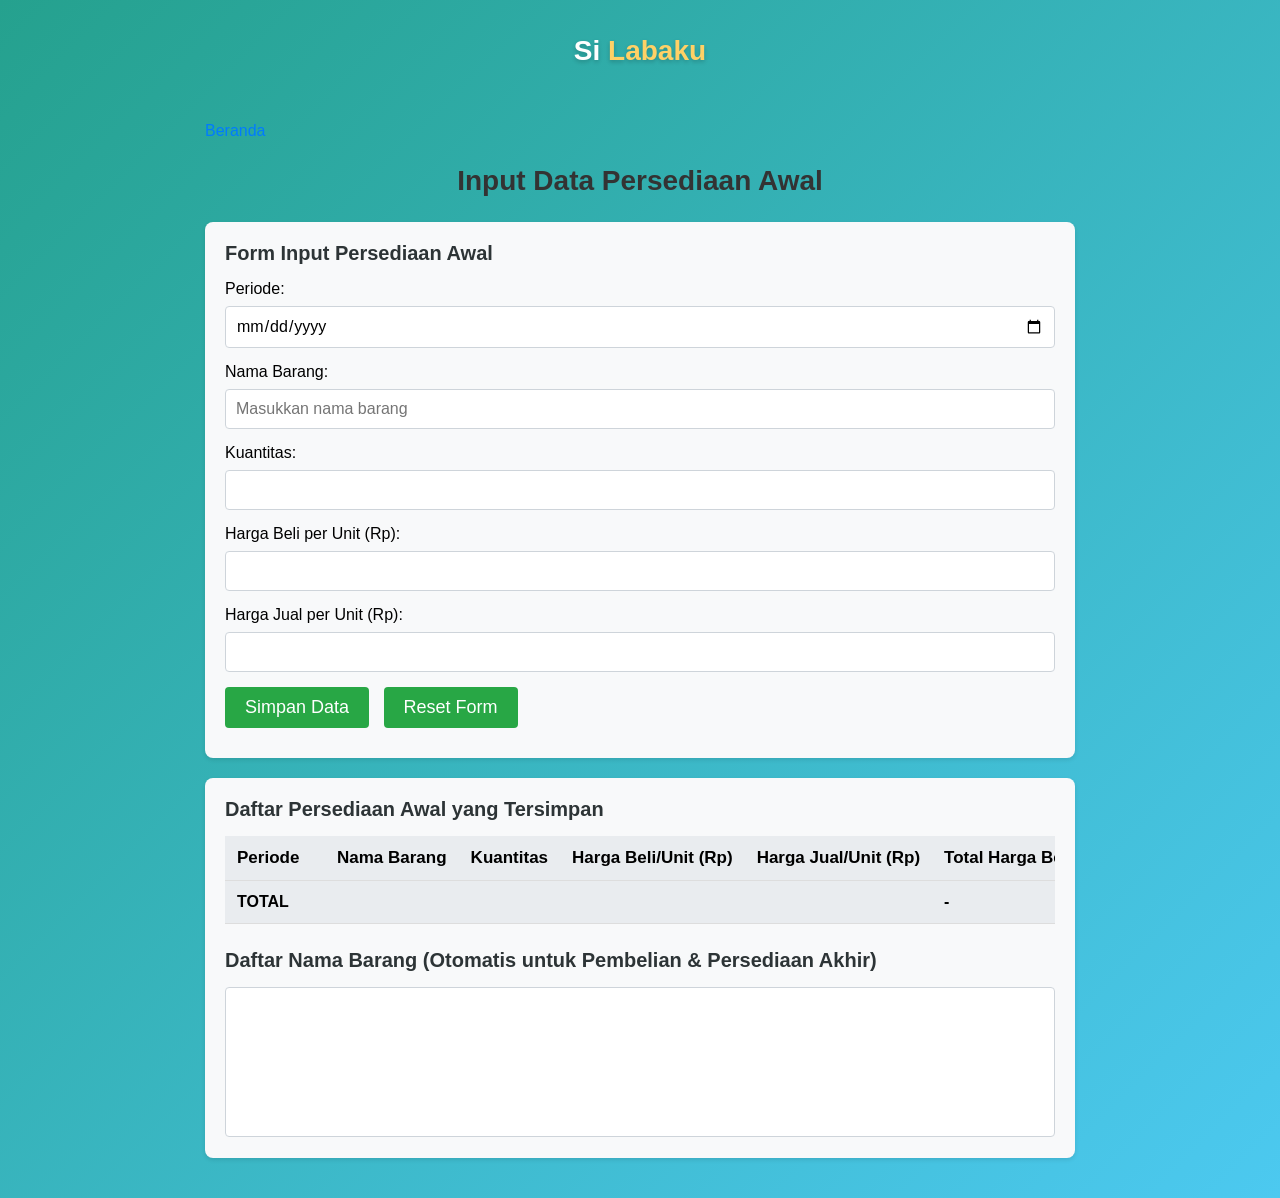
<file: persediaan awal.html>
<!DOCTYPE html>
<html lang="id">
<head>
    <meta charset="UTF-8">
    <meta name="viewport" content="width=device-width, initial-scale=1.0">
    <title>Input Data Persediaan Awal</title>
    <!-- Hapus elemen HTML yang salah ditempatkan di head -->
    <style>
        * {
            box-sizing: border-box;
            margin: 0;
            padding: 0;
            font-family: 'Segoe UI', Tahoma, Geneva, Verdana, sans-serif;
        }
        body {
            background: linear-gradient(135deg, #25a18e 0%, #4cc9f0 100%);
            min-height: 100vh;
            padding: 20px;
        }
        .site-header {
            max-width: 900px;
            margin: 0 auto 30px;
            display: flex;
            align-items: center;
            justify-content: center;
            padding: 15px 0;
        }
        .site-logo {
            font-size: 28px;
            font-weight: 700;
            color: white;
            text-shadow: 0 2px 4px rgba(0,0,0,0.2);
        }
        .site-logo span {
            color: #ffd166;
        }
        * {
            margin: 0;
            padding: 0;
            box-sizing: border-box;
            font-family: Arial, sans-serif;
        }
        .container {
            max-width: 900px;
            margin: 20px auto;
            padding: 0 15px;
            width: 100%; /* Pastikan sesuai layar */
        }
        /* Breadcrumb yang benar */
        .breadcrumb {
            margin: 15px 0;
            padding: 10px 0;
            font-size: clamp(14px, 3vw, 16px);
        }
        .breadcrumb-item {
            display: inline-block;
        }
        .breadcrumb-item a {
            color: #007bff;
            text-decoration: none;
        }
        .breadcrumb-item a:hover {
            text-decoration: underline;
        }
        h2 {
            text-align: center;
            color: #333;
            margin-bottom: 25px;
            font-size: clamp(22px, 5vw, 28px); /* Responsif */
            font-weight: bold;
        }
        .input-section, .data-section {
            background-color: #f8f9fa;
            padding: 20px;
            border-radius: 8px;
            box-shadow: 0 2px 4px rgba(0,0,0,0.1);
            margin-bottom: 20px;
            width: 100%;
        }
        h3 {
            font-size: clamp(18px, 4vw, 20px); /* Responsif */
            margin-bottom: 15px;
            color: #2d3436;
        }
        .form-group, .input-group { /* Seragamkan kelas */
            margin-bottom: 15px;
        }
        label {
            font-size: clamp(14px, 3vw, 16px); /* Responsif */
            display: block;
            margin-bottom: 8px;
        }
        input, select {
            width: 100%;
            padding: 10px;
            font-size: clamp(14px, 3vw, 16px); /* Responsif */
            border: 1px solid #ced4da;
            border-radius: 4px;
            max-width: 100%;
        }
        button {
            padding: 10px 20px;
            font-size: clamp(16px, 3vw, 18px); /* Responsif */
            background-color: #28a745;
            color: white;
            border: none;
            border-radius: 4px;
            cursor: pointer;
            margin-right: 10px;
            margin-bottom: 10px; /* Jarak di layar kecil */
            min-width: 120px; /* Mudah ditekan di Android */
        }
        button:hover {
            background-color: #218838;
        }
        table {
            width: 100%;
            border-collapse: collapse;
            margin-top: 15px;
            font-size: clamp(12px, 3vw, 16px); /* Responsif */
            display: block;
            overflow-x: auto; /* Bisa digeser di Android */
            white-space: nowrap;
        }
        th, td {
            padding: 12px;
            text-align: left;
            border-bottom: 1px solid #ddd;
            min-width: 100px; /* Jaga kolom tidak terlalu sempit */
        }
        th {
            background-color: #e9ecef;
            font-size: clamp(13px, 3vw, 17px); /* Responsif */
        }
        .total-row {
            font-weight: bold;
            background-color: #e9ecef;
        }
        .alert {
            padding: 10px;
            border-radius: 4px;
            margin-bottom: 15px;
            display: none;
            font-size: clamp(14px, 3vw, 16px);
        }
        .alert-success {
            background-color: #d4edda;
            color: #155724;
        }
        /* Sesuaikan ukuran select daftar barang */
        #daftarBarang {
            font-size: clamp(14px, 3vw, 16px);
            padding: 10px;
            height: auto;
            min-height: 150px;
        }
    </style>
</head>
<body>
    <!-- Header Website -->
    <header class="site-header">
        <div class="site-logo">Si <span>Labaku</span></div>
    </header>
    <div class="container">
        <!-- Tempatkan breadcrumb di body dengan struktur yang benar -->
        <div class="breadcrumb">
            <span class="breadcrumb-item"><a href="index.html">Beranda</a></span>
            
        </div>

        <h2>Input Data Persediaan Awal</h2>

        <!-- Bagian Input Form -->
        <div class="input-section">
            <div class="alert alert-success" id="successAlert">Data berhasil disimpan! Daftar barang telah diperbarui.</div>
            
            <h3>Form Input Persediaan Awal</h3>
            <!-- Perbaiki ID periodeBeban → periode agar sesuai dengan script -->
            <div class="form-group">
                <label for="periode">Periode:</label>
                <input type="date" id="periode" required>
            </div>
            <div class="form-group">
                <label for="namaBarang">Nama Barang:</label>
                <input type="text" id="namaBarang" placeholder="Masukkan nama barang" required>
            </div>
            <div class="form-group">
                <label for="kuantitas">Kuantitas:</label>
                <input type="number" id="kuantitas" min="1" required>
            </div>
            <div class="form-group">
                <label for="hargaBeli">Harga Beli per Unit (Rp):</label>
                <input type="number" id="hargaBeli" min="1" required>
            </div>
            <div class="form-group">
                <label for="hargaJual">Harga Jual per Unit (Rp):</label>
                <input type="number" id="hargaJual" min="1" required>
            </div>
            <button onclick="simpanDataPersediaan()">Simpan Data</button>
            <button onclick="resetForm()">Reset Form</button>
        </div>

        <!-- Bagian Daftar Data & Daftar Barang -->
        <div class="data-section">
            <h3>Daftar Persediaan Awal yang Tersimpan</h3>
            <table id="tablePersediaanAwal">
                <thead>
                    <tr>
                        <th>Periode</th>
                        <th>Nama Barang</th>
                        <th>Kuantitas</th>
                        <th>Harga Beli/Unit (Rp)</th>
                        <th>Harga Jual/Unit (Rp)</th>
                        <th>Total Harga Beli (Rp)</th>
                        <th>Total Harga Jual (Rp)</th>
                    </tr>
                </thead>
                <tbody></tbody>
                <tfoot>
                    <tr class="total-row">
                        <td colspan="5">TOTAL</td>
                        <td id="TotalBeli">-</td>
                        <td id="TotalJual">-</td>
                    </tr>
                </tfoot>
            </table>

            <h3 style="margin-top: 25px;">Daftar Nama Barang (Otomatis untuk Pembelian & Persediaan Akhir)</h3>
            <select id="daftarBarang" size="5" style="width: 100%;">
                <!-- Opsi barang akan ditambahkan otomatis -->
            </select>
        </div>
    </div>

    <script>
        // Simulasi database dengan localStorage agar data tetap tersimpan
        let databasePersediaanAwal = JSON.parse(localStorage.getItem('dbPersediaanAwal')) || [];
        let daftarNamaBarang = [...new Set(databasePersediaanAwal.map(item => item.namaBarang))] || [];

        // Fungsi untuk menyimpan data
        function simpanDataPersediaan() {
            // Ambil nilai dari form dengan ID yang benar
            const periode = document.getElementById('periode').value;
            const namaBarang = document.getElementById('namaBarang').value.trim();
            const kuantitas = parseInt(document.getElementById('kuantitas').value);
            const hargaBeli = parseInt(document.getElementById('hargaBeli').value);
            const hargaJual = parseInt(document.getElementById('hargaJual').value);

            // Validasi input
            if (!periode || !namaBarang || isNaN(kuantitas) || isNaN(hargaBeli) || isNaN(hargaJual)) {
                alert('Harap isi semua kolom dengan nilai yang valid!');
                return;
            }

            // Hitung total per barang
            const totalHargaBeli = kuantitas * hargaBeli;
            const totalHargaJual = kuantitas * hargaJual;

            // Simpan ke database
            const dataBaru = {
                periode, namaBarang, kuantitas, hargaBeli, hargaJual, totalHargaBeli, totalHargaJual
            };
            databasePersediaanAwal.push(dataBaru);
            localStorage.setItem('dbPersediaanAwal', JSON.stringify(databasePersediaanAwal));

            // Perbarui daftar nama barang (jika belum ada)
            if (!daftarNamaBarang.includes(namaBarang)) {
                daftarNamaBarang.push(namaBarang);
                perbaruiDaftarBarang();
            }

            // Tampilkan data ke tabel
            perbaruiTabelPersediaan();

            // Tampilkan pesan sukses
            document.getElementById('successAlert').style.display = 'block';
            setTimeout(() => {
                document.getElementById('successAlert').style.display = 'none';
            }, 3000);

            // Reset form
            resetForm();
        }

        // Fungsi untuk memperbarui tabel persediaan awal
        function perbaruiTabelPersediaan() {
            const tbody = document.getElementById('tablePersediaanAwal').getElementsByTagName('tbody')[0];
            tbody.innerHTML = '';

            let grandTotalBeli = 0;
            let grandTotalJual = 0;

            databasePersediaanAwal.forEach(data => {
                const row = tbody.insertRow();
                row.insertCell().textContent = data.periode;
                row.insertCell().textContent = data.namaBarang;
                row.insertCell().textContent = data.kuantitas;
                row.insertCell().textContent = formatAngka(data.hargaBeli);
                row.insertCell().textContent = formatAngka(data.hargaJual);
                row.insertCell().textContent = formatAngka(data.totalHargaBeli);
                row.insertCell().textContent = formatAngka(data.totalHargaJual);

                grandTotalBeli += data.totalHargaBeli;
                grandTotalJual += data.totalHargaJual;
            });

            // Tampilkan grand total (jika ada data)
            document.getElementById('grandTotalBeli').textContent = grandTotalBeli > 0 ? formatAngka(grandTotalBeli) : '-';
            document.getElementById('grandTotalJual').textContent = grandTotalJual > 0 ? formatAngka(grandTotalJual) : '-';
        }

        // Fungsi untuk memperbarui daftar nama barang
        function perbaruiDaftarBarang() {
            const select = document.getElementById('daftarBarang');
            select.innerHTML = '';
            daftarNamaBarang.forEach(barang => {
                const option = document.createElement('option');
                option.value = barang;
                option.textContent = barang;
                select.appendChild(option);
            });
        }

        // Fungsi bantuan
        function resetForm() {
            document.getElementById('periode').value = '';
            document.getElementById('namaBarang').value = '';
            document.getElementById('kuantitas').value = '';
            document.getElementById('hargaBeli').value = '';
            document.getElementById('hargaJual').value = '';
        }

        function formatAngka(angka) {
            return angka.toLocaleString('id-ID');
        }

        // Inisialisasi saat halaman dimuat
        window.onload = function() {
            document.getElementById('successAlert').style.display = 'none';
            perbaruiTabelPersediaan();
            perbaruiDaftarBarang();
        };
    </script>
</body>
</html>
</file>
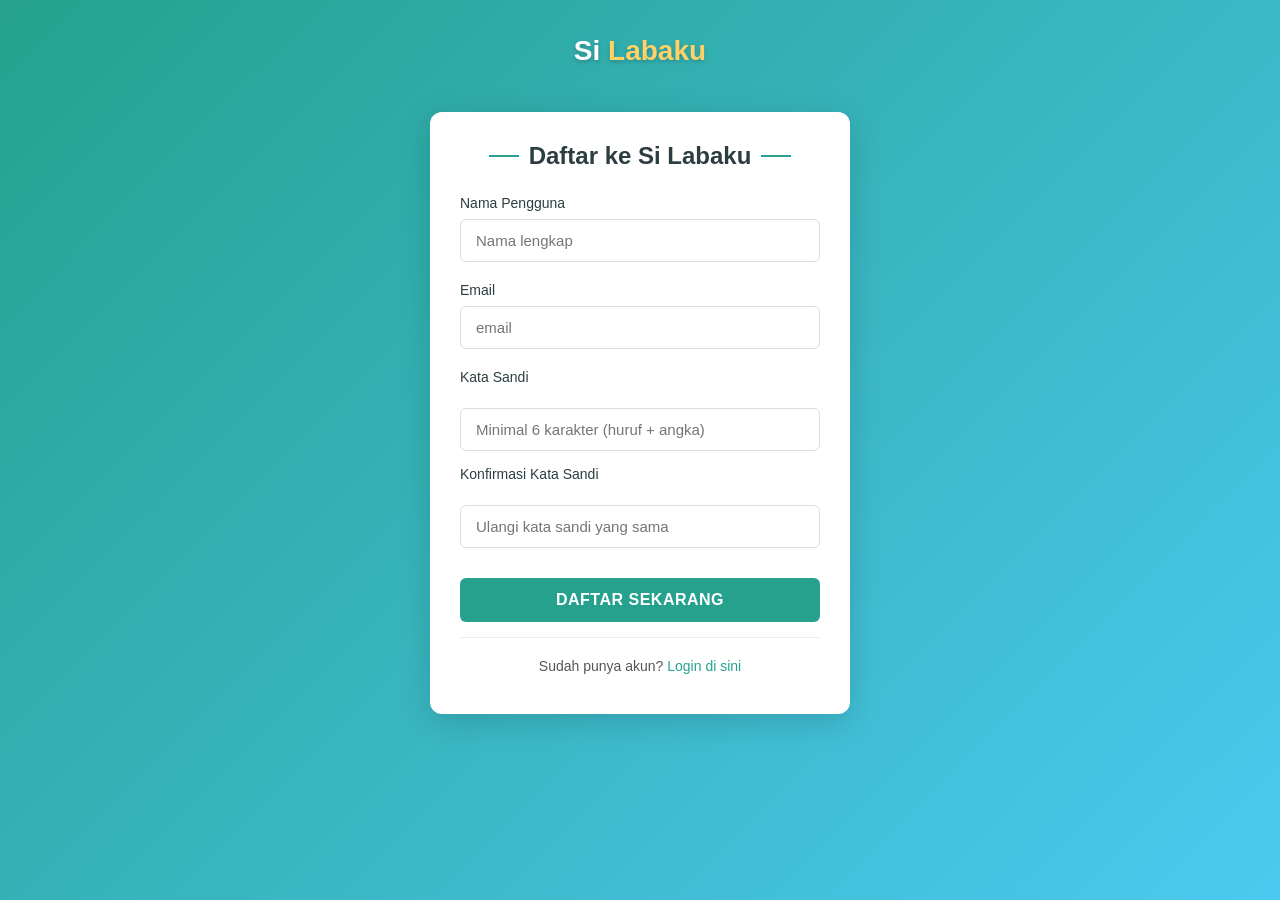
<file: register.html>
<!DOCTYPE html>
<html lang="id">
<head>
    <meta charset="UTF-8">
    <meta name="viewport" content="width=device-width, initial-scale=1.0">
    <title>Si Labaku - Daftar Akun</title>
    <!-- Tambahkan ikon website jika ada -->
    <link rel="shortcut icon" href="#" type="image/x-icon">
    <style>
        * {
            box-sizing: border-box;
            margin: 0;
            padding: 0;
            font-family: 'Segoe UI', Tahoma, Geneva, Verdana, sans-serif;
        }
        body {
            /* Warna tema disesuaikan dengan konsep laboratorium (biru muda + hijau) */
            background: linear-gradient(135deg, #25a18e 0%, #4cc9f0 100%);
            min-height: 100vh;
            padding: 20px;
        }
        /* Header Website */
        .site-header {
            max-width: 900px;
            margin: 0 auto 30px;
            display: flex;
            align-items: center;
            justify-content: center;
            padding: 15px 0;
        }
        .site-logo {
            font-size: 28px;
            font-weight: 700;
            color: white;
            text-shadow: 0 2px 4px rgba(0,0,0,0.2);
        }
        .site-logo span {
            color: #ffd166;
        }
        .container {
            max-width: 420px;
            margin: 0 auto;
            background: white;
            border-radius: 12px;
            box-shadow: 0 8px 32px rgba(0,0,0,0.15);
            overflow: hidden;
        }
        .tab-header {
            display: flex;
            background-color: #f8f9fa;
        }
        .tab-btn {
            flex: 1;
            padding: 18px;
            border: none;
            background: transparent;
            font-size: 16px;
            font-weight: 600;
            cursor: pointer;
            transition: all 0.3s;
            color: #555;
        }
        .tab-btn.active {
            background: white;
            color: #25a18e;
            border-bottom: 2px solid #25a18e;
        }
        .tab-content {
            padding: 30px;
            display: none;
        }
        .tab-content.active {
            display: block;
        }
        /* Judul dengan tema Si Labaku */
        .section-title {
            color: #2d3e40;
            margin-bottom: 25px;
            text-align: center;
            font-size: 24px;
            display: flex;
            align-items: center;
            justify-content: center;
            gap: 10px;
        }
        .section-title::before,
        .section-title::after {
            content: "";
            width: 30px;
            height: 2px;
            background-color: #25a18e;
        }
        .input-group {
            margin-bottom: 20px;
        }
        label {
            display: block;
            font-size: 14px;
            color: #2d3e40;
            margin-bottom: 8px;
            font-weight: 500;
        }
        input {
            width: 100%;
            padding: 12px 15px;
            border: 1px solid #ddd;
            border-radius: 6px;
            font-size: 15px;
            transition: all 0.3s;
        }
        input:focus {
            outline: none;
            border-color: #25a18e;
            box-shadow: 0 0 0 2px rgba(37, 161, 142, 0.15);
        }
        .btn-action {
            width: 100%;
            padding: 13px;
            background: #25a18e;
            color: white;
            border: none;
            border-radius: 6px;
            font-size: 16px;
            font-weight: 600;
            cursor: pointer;
            transition: background 0.3s;
            margin-top: 10px;
            text-transform: uppercase;
            letter-spacing: 0.5px;
        }
        .btn-action:hover {
            background: #1a7a6b;
        }
        .alert {
            padding: 12px;
            border-radius: 6px;
            margin-bottom: 15px;
            font-size: 14px;
            display: none;
            text-align: center;
        }
        .alert.success {
            background: #d4edda;
            color: lch(32.04% 40.28 144.12);
            border: 1px solid #c3e6cb;
            display: block;
        }
        .alert.error {
            background: #f8d7da;
            color: #721c24;
            border: 1px solid #f5c6cb;
            display: block;
        }
        /* Bagian link dan footer */
        .action-bar {
            display: flex;
            align-items: center;
            justify-content: space-between;
            margin: 20px 0 15px;
        }
        .card-footer {
            text-align: center;
            padding: 20px 0 10px;
            border-top: 1px solid #eee;
            margin-top: 15px;
        }
        .small {
            font-size: 14px;
            color: #555;
        }
        .small a {
            color: #25a18e;
            text-decoration: none;
            font-weight: 500;
        }
        .small a:hover {
            text-decoration: underline;
        }
        /* Style khusus untuk konfirmasi password */
        .password-group {
            display: flex;
            flex-direction: column;
            gap: 15px;
        }
    </style>
</head>
<body>
    <!-- Header Website Si Labaku -->
    <header class="site-header">
        <div class="site-logo">Si <span>Labaku</span></div>
    </header>

    <main>
        <!-- Container Daftar Akun -->
        <div id="auth-container" class="container">
            

            <!-- Tab DAFTAR -->
            <div id="register" class="tab-content active">
                <div id="register-alert" class="alert"></div>
                
                <h3 class="section-title">Daftar ke Si Labaku</h3>
                
                <form id="register-form">
                    <div class="input-group">
                        <label for="reg-username">Nama Pengguna</label>
                        <input type="text" id="reg-username" required placeholder="Nama lengkap">
                    </div>
                    
                    <div class="input-group">
                        <label for="reg-email">Email</label>
                        <input type="email" id="reg-email" required placeholder="email">
                    </div>
                    
                    <div class="input-group password-group">
                        <label for="reg-password">Kata Sandi</label>
                        <input type="password" id="reg-password" required placeholder="Minimal 6 karakter (huruf + angka)">
                        
                        <label for="inputPasswordConfirm">Konfirmasi Kata Sandi</label>
                        <input type="password" id="inputPasswordConfirm" required placeholder="Ulangi kata sandi yang sama">
                    </div>

                    <button type="submit" class="btn-action">Daftar Sekarang</button>

                    <div class="card-footer">
                        <div class="small">Sudah punya akun? <a href="login.html">Login di sini</a></div>
                    </div>
                </form>
            </div>
        </div>
    </main>

    <script>
        // Fungsi untuk mengganti tab (disesuaikan untuk tema Si Labaku)
        function showTab(tabName) {
            const tabContents = document.querySelectorAll('.tab-content');
            tabContents.forEach(content => content.classList.remove('active'));
            
            const tabBtns = document.querySelectorAll('.tab-btn');
            tabBtns.forEach(btn => btn.classList.remove('active'));
            
            document.getElementById(tabName).classList.add('active');
            document.querySelector(`.tab-btn[onclick="showTab('${tabName}')"]`).classList.add('active');
            
            // Sembunyikan alert saat berganti tab
            document.getElementById('register-alert').style.display = 'none';
        }

        // Simulasi penyimpanan data pengguna (disesuaikan untuk Si Labaku)
        let registeredUsers = JSON.parse(localStorage.getItem('silabaku_users')) || [];

        // Proses Daftar Akun dengan validasi tambahan
        document.getElementById('register-form').addEventListener('submit', function(e) {
            e.preventDefault();
            const regAlert = document.getElementById('register-alert');
            const username = document.getElementById('reg-username').value.trim();
            const email = document.getElementById('reg-email').value.trim();
            const password = document.getElementById('reg-password').value;
            const confirmPassword = document.getElementById('inputPasswordConfirm').value;

            // Validasi tambahan sesuai konteks Si Labaku
            if (password.length < 6) {
                regAlert.className = 'alert error';
                regAlert.textContent = 'Kata sandi minimal 6 karakter!';
                return;
            }
            
            if (password !== confirmPassword) {
                regAlert.className = 'alert error';
                regAlert.textContent = 'Konfirmasi kata sandi tidak cocok!';
                return;
            }
            
            if (!email.includes('@gmail.com') && !email.includes('@gmail.com')) {
                regAlert.className = 'alert error';
                regAlert.textContent = 'Emai salah !';
                return;
            }

            // Cek apakah username/email sudah terdaftar
            const userExists = registeredUsers.some(user => user.username === username || user.email === email);
            if (userExists) {
                regAlert.className = 'alert error';
                regAlert.textContent = 'Nama pengguna atau email sudah terdaftar di Si Labaku!';
                return;
            }

            // Simpan data pengguna dengan nama key khusus Si Labaku
            const newUser = { 
                username: username, 
                email: email, 
                password: password,
                role: 'user' // Tambah role untuk keperluan akses di website
            };
            registeredUsers.push(newUser);
            localStorage.setItem('silabaku_users', JSON.stringify(registeredUsers));

            // Tampilkan pesan sukses dengan tema Si Labaku
            regAlert.className = 'alert success';
            regAlert.textContent = 'Pendaftaran berhasil! Arahkan ke halaman login...';
            this.reset();

            // Arahkan ke halaman login setelah 2 detik
            setTimeout(() => {
                window.location.href = 'login.html';
            }, 2500);
        });
    </script>
</body>
</html>
</file>
